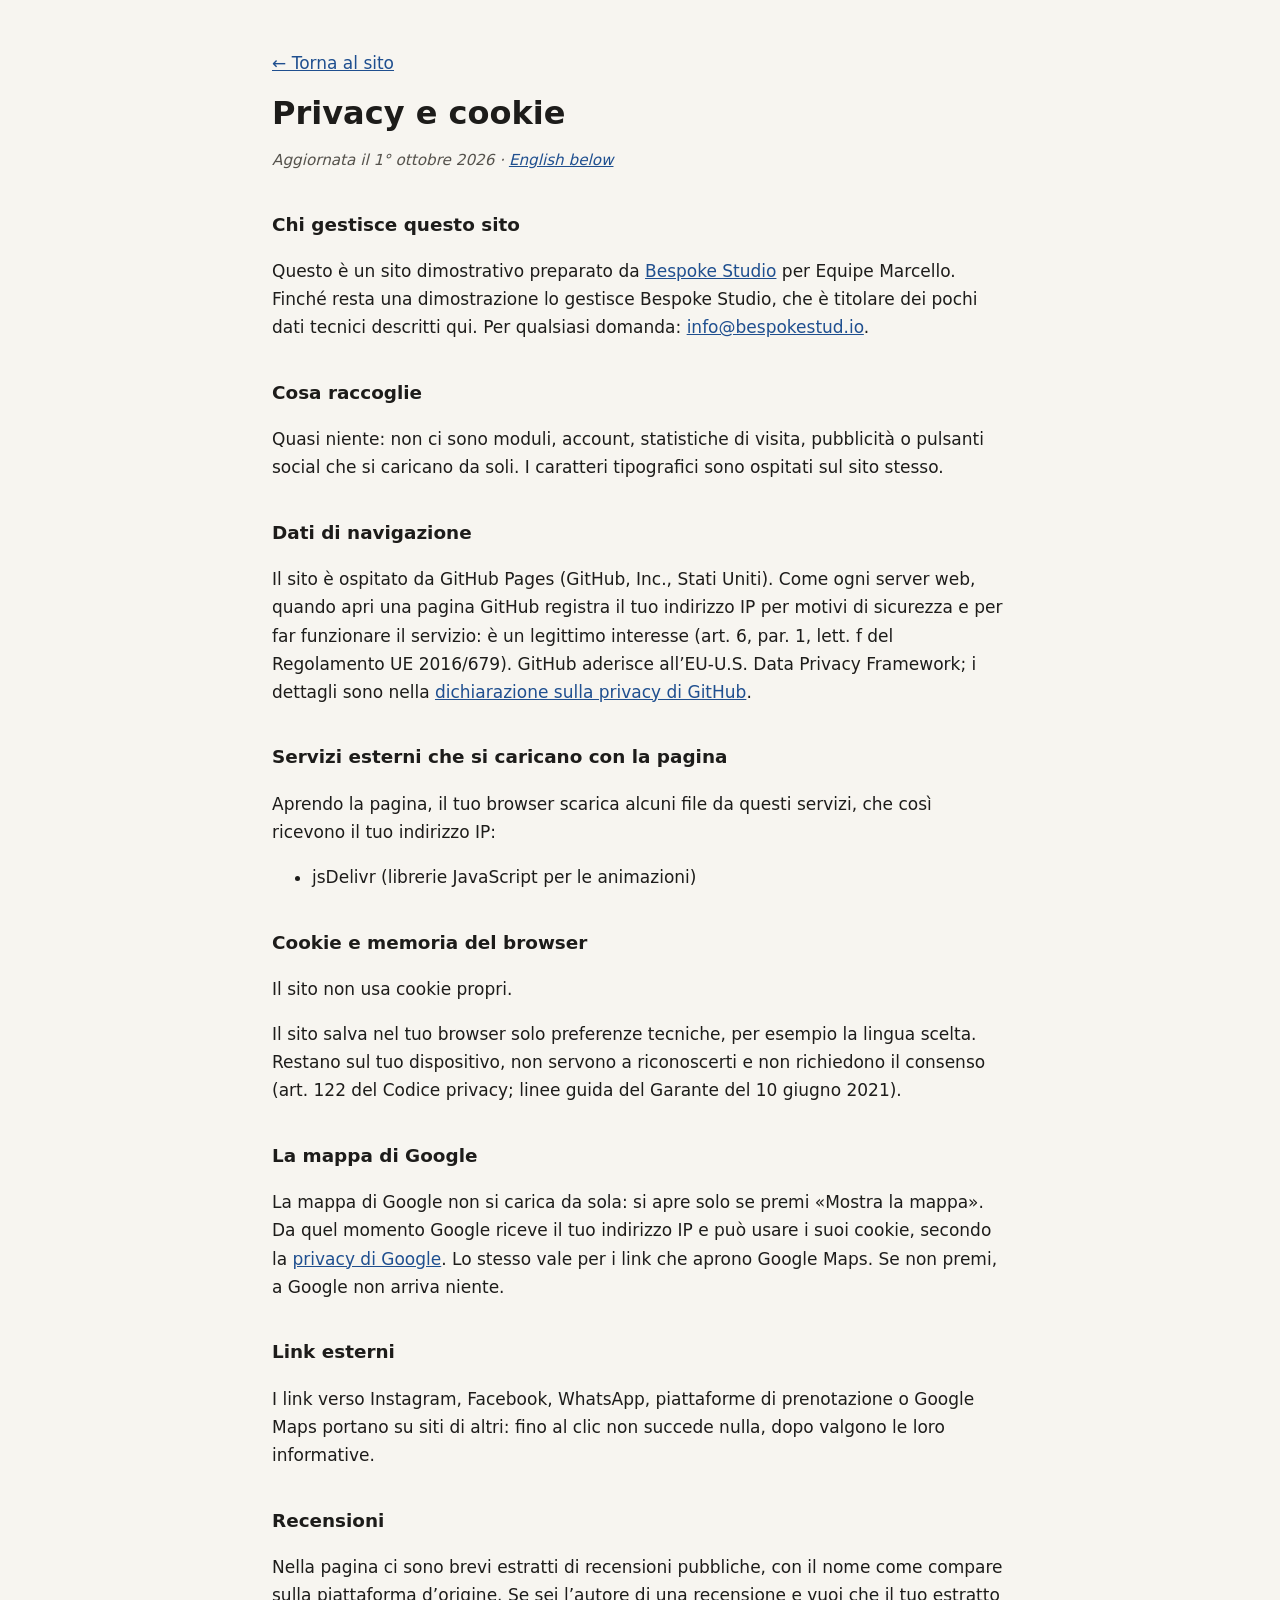
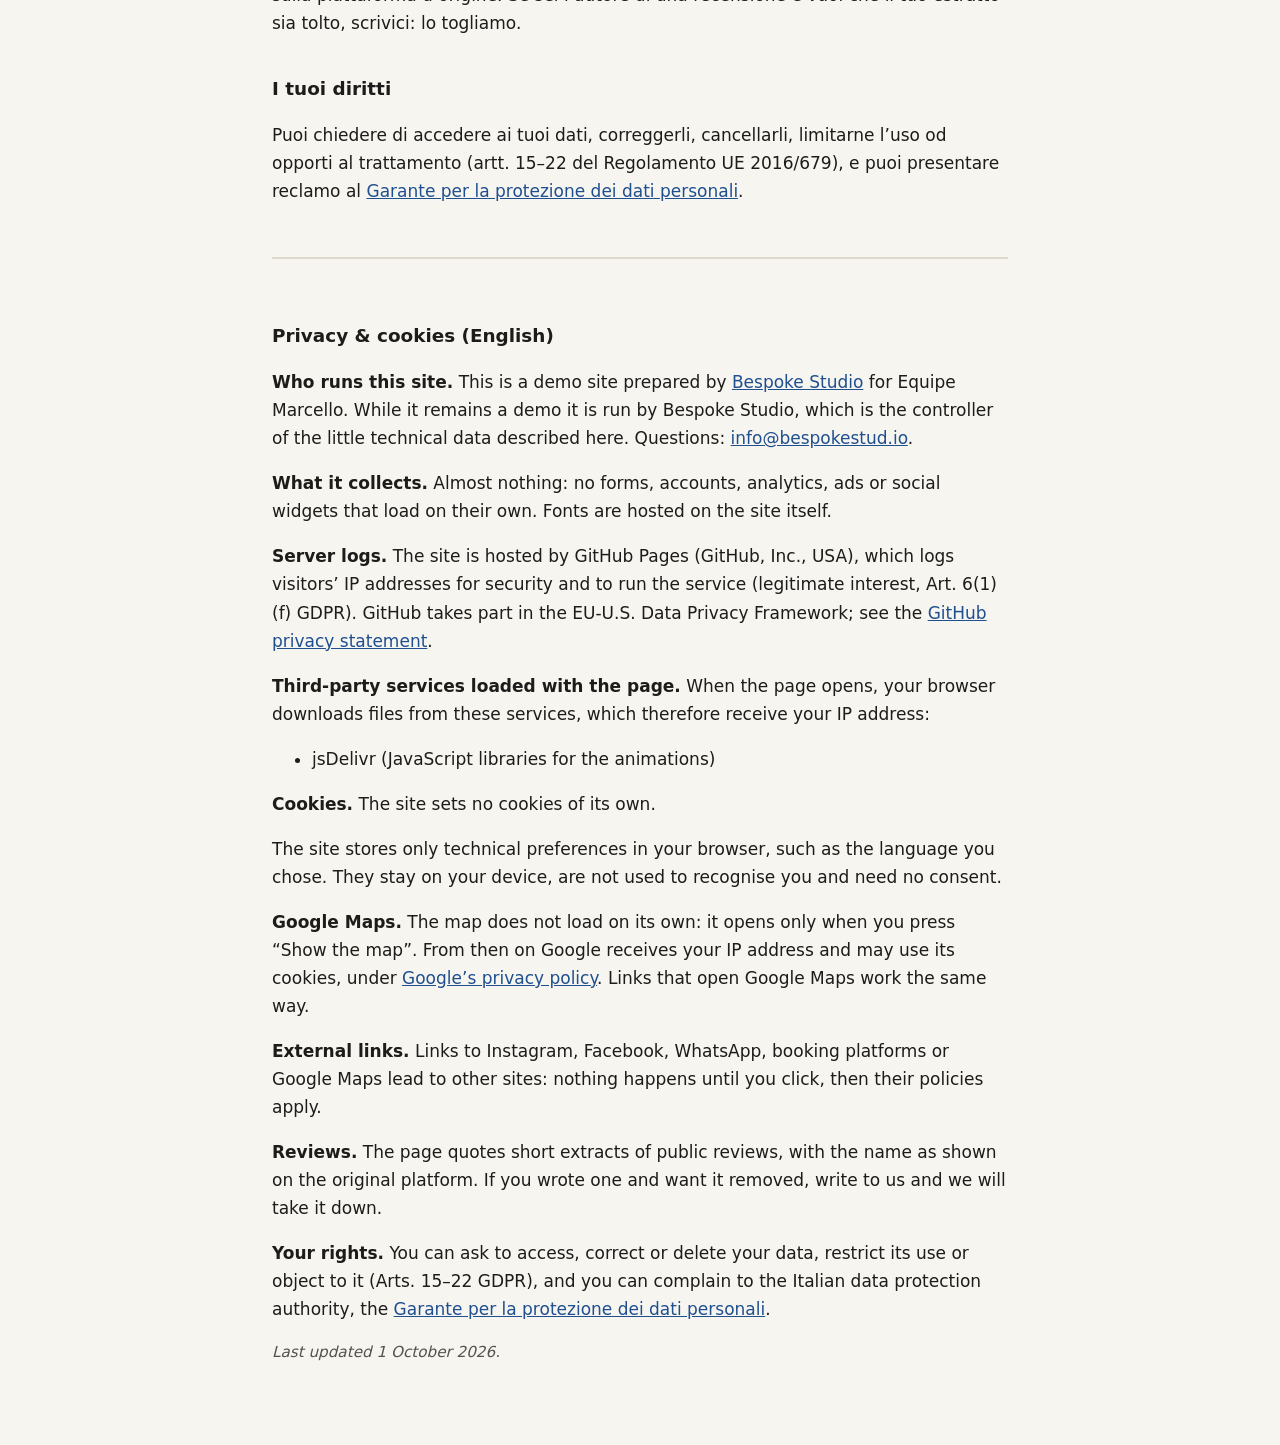
<file: privacy.html>
<!DOCTYPE html>
<html lang="it">
<head>
  <meta charset="UTF-8">
  <meta name="viewport" content="width=device-width, initial-scale=1.0">
  <meta name="robots" content="noindex">
  <title>Privacy e cookie · Equipe Marcello</title>
  <meta name="description" content="Informativa privacy e cookie del sito Equipe Marcello.">
  <style>
    body { margin: 0; background: #f7f5f0; color: #1d1c1a; font: 17px/1.65 system-ui, -apple-system, "Segoe UI", Roboto, sans-serif; }
    main { max-width: 46rem; margin: 0 auto; padding: 32px 20px 64px; }
    h1 { font-size: 2rem; line-height: 1.2; margin: 0.4em 0 0.2em; }
    h2 { font-size: 1.15rem; margin: 2em 0 0.4em; }
    a { color: #1f4f8f; }
    .data { color: #55524c; font-style: italic; font-size: 0.95rem; }
    .en { margin-top: 3em; padding-top: 1.5em; border-top: 2px solid #ddd8cc; }
    code { font-size: 0.9em; background: #ebe7dc; padding: 0 4px; border-radius: 3px; }
  </style>
</head>
<body>
<main>
  <p><a href="index.html">← Torna al sito</a></p>
  <h1>Privacy e cookie</h1>
  <p class="data">Aggiornata il 1° ottobre 2026 · <a href="#english" lang="en">English below</a></p>
  <h2>Chi gestisce questo sito</h2>
  <p>Questo è un sito dimostrativo preparato da <a href="https://bespokestud.io" rel="noopener">Bespoke Studio</a> per Equipe Marcello. Finché resta una dimostrazione lo gestisce Bespoke Studio, che è titolare dei pochi dati tecnici descritti qui. Per qualsiasi domanda: <a href="mailto:info@bespokestud.io">info@bespokestud.io</a>.</p>
  <h2>Cosa raccoglie</h2>
  <p>Quasi niente: non ci sono moduli, account, statistiche di visita, pubblicità o pulsanti social che si caricano da soli. I caratteri tipografici sono ospitati sul sito stesso.</p>
  <h2>Dati di navigazione</h2>
  <p>Il sito è ospitato da GitHub Pages (GitHub, Inc., Stati Uniti). Come ogni server web, quando apri una pagina GitHub registra il tuo indirizzo IP per motivi di sicurezza e per far funzionare il servizio: è un legittimo interesse (art. 6, par. 1, lett. f del Regolamento UE 2016/679). GitHub aderisce all’EU-U.S. Data Privacy Framework; i dettagli sono nella <a href="https://docs.github.com/site-policy/privacy-policies/github-general-privacy-statement" rel="noopener">dichiarazione sulla privacy di GitHub</a>.</p>
  <h2>Servizi esterni che si caricano con la pagina</h2>
  <p>Aprendo la pagina, il tuo browser scarica alcuni file da questi servizi, che così ricevono il tuo indirizzo IP:</p>
  <ul><li>jsDelivr (librerie JavaScript per le animazioni)</li></ul>
  <h2>Cookie e memoria del browser</h2>
  <p>Il sito non usa cookie propri.</p>
  <p>Il sito salva nel tuo browser solo preferenze tecniche, per esempio la lingua scelta. Restano sul tuo dispositivo, non servono a riconoscerti e non richiedono il consenso (art. 122 del Codice privacy; linee guida del Garante del 10 giugno 2021).</p>
  <h2>La mappa di Google</h2>
  <p>La mappa di Google non si carica da sola: si apre solo se premi «Mostra la mappa». Da quel momento Google riceve il tuo indirizzo IP e può usare i suoi cookie, secondo la <a href="https://policies.google.com/privacy?hl=it" rel="noopener">privacy di Google</a>. Lo stesso vale per i link che aprono Google Maps. Se non premi, a Google non arriva niente.</p>
  <h2>Link esterni</h2>
  <p>I link verso Instagram, Facebook, WhatsApp, piattaforme di prenotazione o Google Maps portano su siti di altri: fino al clic non succede nulla, dopo valgono le loro informative.</p>
  <h2>Recensioni</h2>
  <p>Nella pagina ci sono brevi estratti di recensioni pubbliche, con il nome come compare sulla piattaforma d’origine. Se sei l’autore di una recensione e vuoi che il tuo estratto sia tolto, scrivici: lo togliamo.</p>
  <h2>I tuoi diritti</h2>
  <p>Puoi chiedere di accedere ai tuoi dati, correggerli, cancellarli, limitarne l’uso od opporti al trattamento (artt. 15–22 del Regolamento UE 2016/679), e puoi presentare reclamo al <a href="https://www.garanteprivacy.it" rel="noopener">Garante per la protezione dei dati personali</a>.</p>
  <div class="en" id="english" lang="en">
    <h2>Privacy &amp; cookies (English)</h2>
    <p><strong>Who runs this site.</strong> This is a demo site prepared by <a href="https://bespokestud.io" rel="noopener">Bespoke Studio</a> for Equipe Marcello. While it remains a demo it is run by Bespoke Studio, which is the controller of the little technical data described here. Questions: <a href="mailto:info@bespokestud.io">info@bespokestud.io</a>.</p>
    <p><strong>What it collects.</strong> Almost nothing: no forms, accounts, analytics, ads or social widgets that load on their own. Fonts are hosted on the site itself.</p>
    <p><strong>Server logs.</strong> The site is hosted by GitHub Pages (GitHub, Inc., USA), which logs visitors’ IP addresses for security and to run the service (legitimate interest, Art. 6(1)(f) GDPR). GitHub takes part in the EU-U.S. Data Privacy Framework; see the <a href="https://docs.github.com/site-policy/privacy-policies/github-general-privacy-statement" rel="noopener">GitHub privacy statement</a>.</p>
    <p><strong>Third-party services loaded with the page.</strong> When the page opens, your browser downloads files from these services, which therefore receive your IP address:</p><ul><li>jsDelivr (JavaScript libraries for the animations)</li></ul>
    <p><strong>Cookies.</strong> The site sets no cookies of its own.</p>
    <p>The site stores only technical preferences in your browser, such as the language you chose. They stay on your device, are not used to recognise you and need no consent.</p>
    <p><strong>Google Maps.</strong> The map does not load on its own: it opens only when you press “Show the map”. From then on Google receives your IP address and may use its cookies, under <a href="https://policies.google.com/privacy?hl=en" rel="noopener">Google’s privacy policy</a>. Links that open Google Maps work the same way.</p>
    <p><strong>External links.</strong> Links to Instagram, Facebook, WhatsApp, booking platforms or Google Maps lead to other sites: nothing happens until you click, then their policies apply.</p>
    <p><strong>Reviews.</strong> The page quotes short extracts of public reviews, with the name as shown on the original platform. If you wrote one and want it removed, write to us and we will take it down.</p>
    <p><strong>Your rights.</strong> You can ask to access, correct or delete your data, restrict its use or object to it (Arts. 15–22 GDPR), and you can complain to the Italian data protection authority, the <a href="https://www.garanteprivacy.it" rel="noopener">Garante per la protezione dei dati personali</a>.</p>
    <p class="data">Last updated 1 October 2026.</p>
  </div>
</main>
</body>
</html>
</file>
